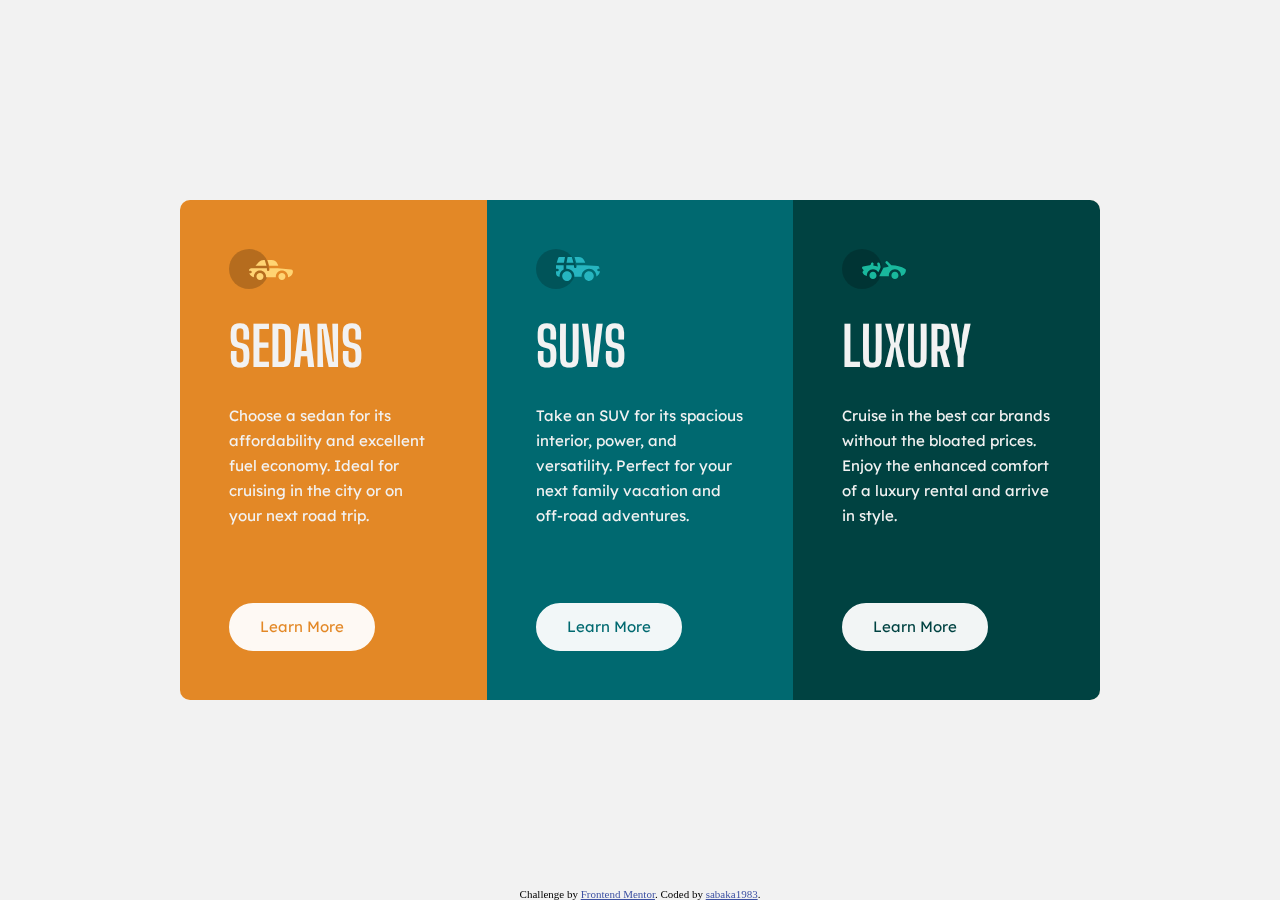
<file: 3-column-preview-card-component-main/index.html>
<!DOCTYPE html>
<html lang="en">

<head>
  <meta charset="UTF-8">
  <meta name="viewport" content="width=device-width, initial-scale=1.0">
  <!-- displays site properly based on user's device -->

  <link rel="icon" type="image/png" sizes="32x32" href="./images/favicon-32x32.png">

  <title>Frontend Mentor | 3-column preview card component</title>
  <link rel="stylesheet" href="./style.css">
  <link rel="preconnect" href="https://fonts.googleapis.com">
  <link rel="preconnect" href="https://fonts.gstatic.com" crossorigin>
  <link href="https://fonts.googleapis.com/css2?family=Big+Shoulders+Display:wght@700&family=Lexend+Deca&display=swap"
    rel="stylesheet">

</head>

<body>
  <main class="container">
    <div class="box">
      <section class="sedan">
        <img src="./images/icon-sedans.svg" alt="Icon Sedans" class="icon">
        <div class="cat-sed">
        <h1>  Sedans</h1>
        </div>
        <div class="desc-sed">
         <p> Choose a sedan for its affordability and excellent fuel economy. Ideal for cruising in the city
          or on your next road trip.</p>
        </div>
        <button>Learn More</button>
      </section>
      <section class="suv">
        <img src="./images/icon-suvs.svg" alt="Icon SUVs" class="icon">
        <div class="cat-suv">
        <h1> SUVs</h1>
        </div>
        <div class="desc-suv">
         <p> Take an SUV for its spacious interior, power, and versatility. Perfect for your next family vacation
          and off-road adventures.</p>
        </div>
        <button>Learn More</button>
      </section>
      <section class="luxury">
        <img src="./images/icon-luxury.svg" alt="Icon Luxury" class="icon">
        <div class="cat-lux">
        <h1> Luxury</h1>
        </div>
        <div class="desc-lux">
        <p> Cruise in the best car brands without the bloated prices. Enjoy the enhanced comfort of a luxury
          rental and arrive in style.</p>
        </div>
        <button>Learn More</button>
      </section>
    </div>
  </main>

  <footer>
    <div class="attribution">
      Challenge by <a href="https://www.frontendmentor.io?ref=challenge" target="_blank">Frontend Mentor</a>.
      Coded by <a href="https://github.com/sabaka1983">sabaka1983</a>.
    </div>
  </footer>
</body>

</html>
</file>
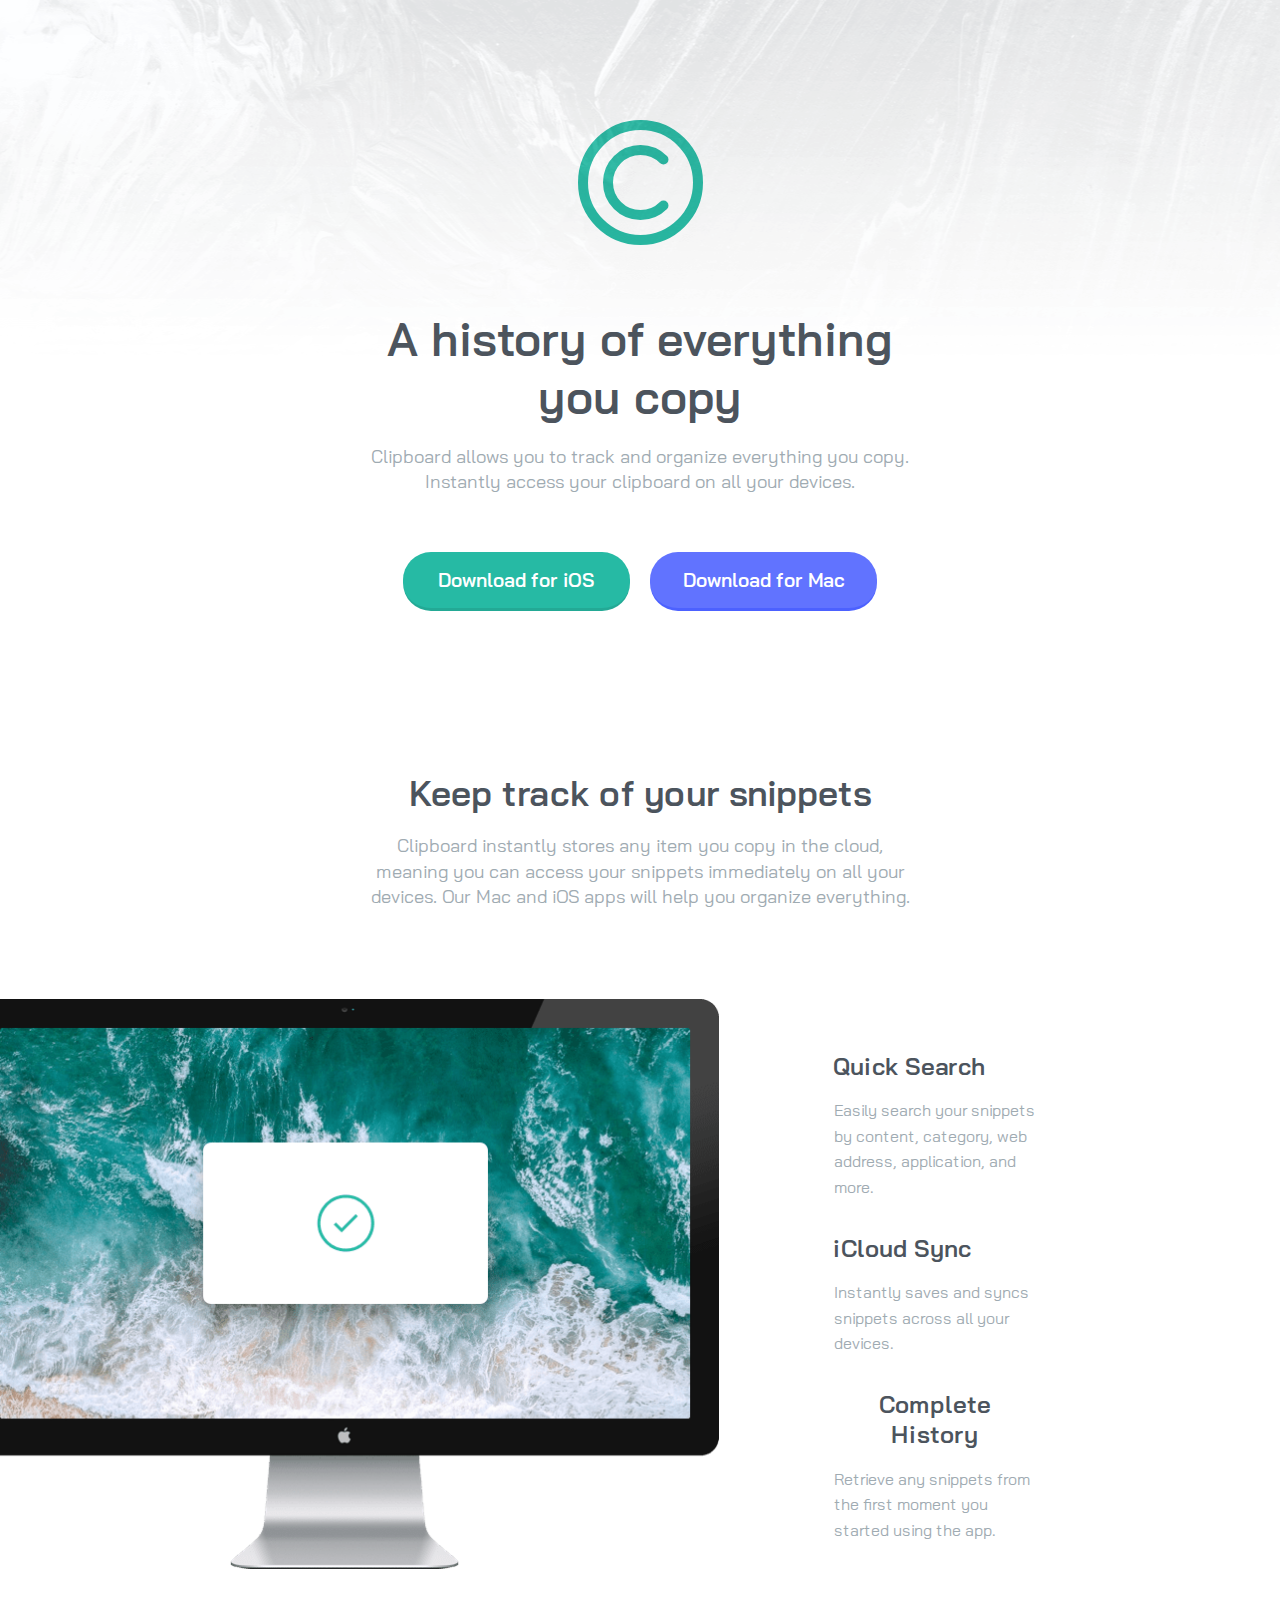
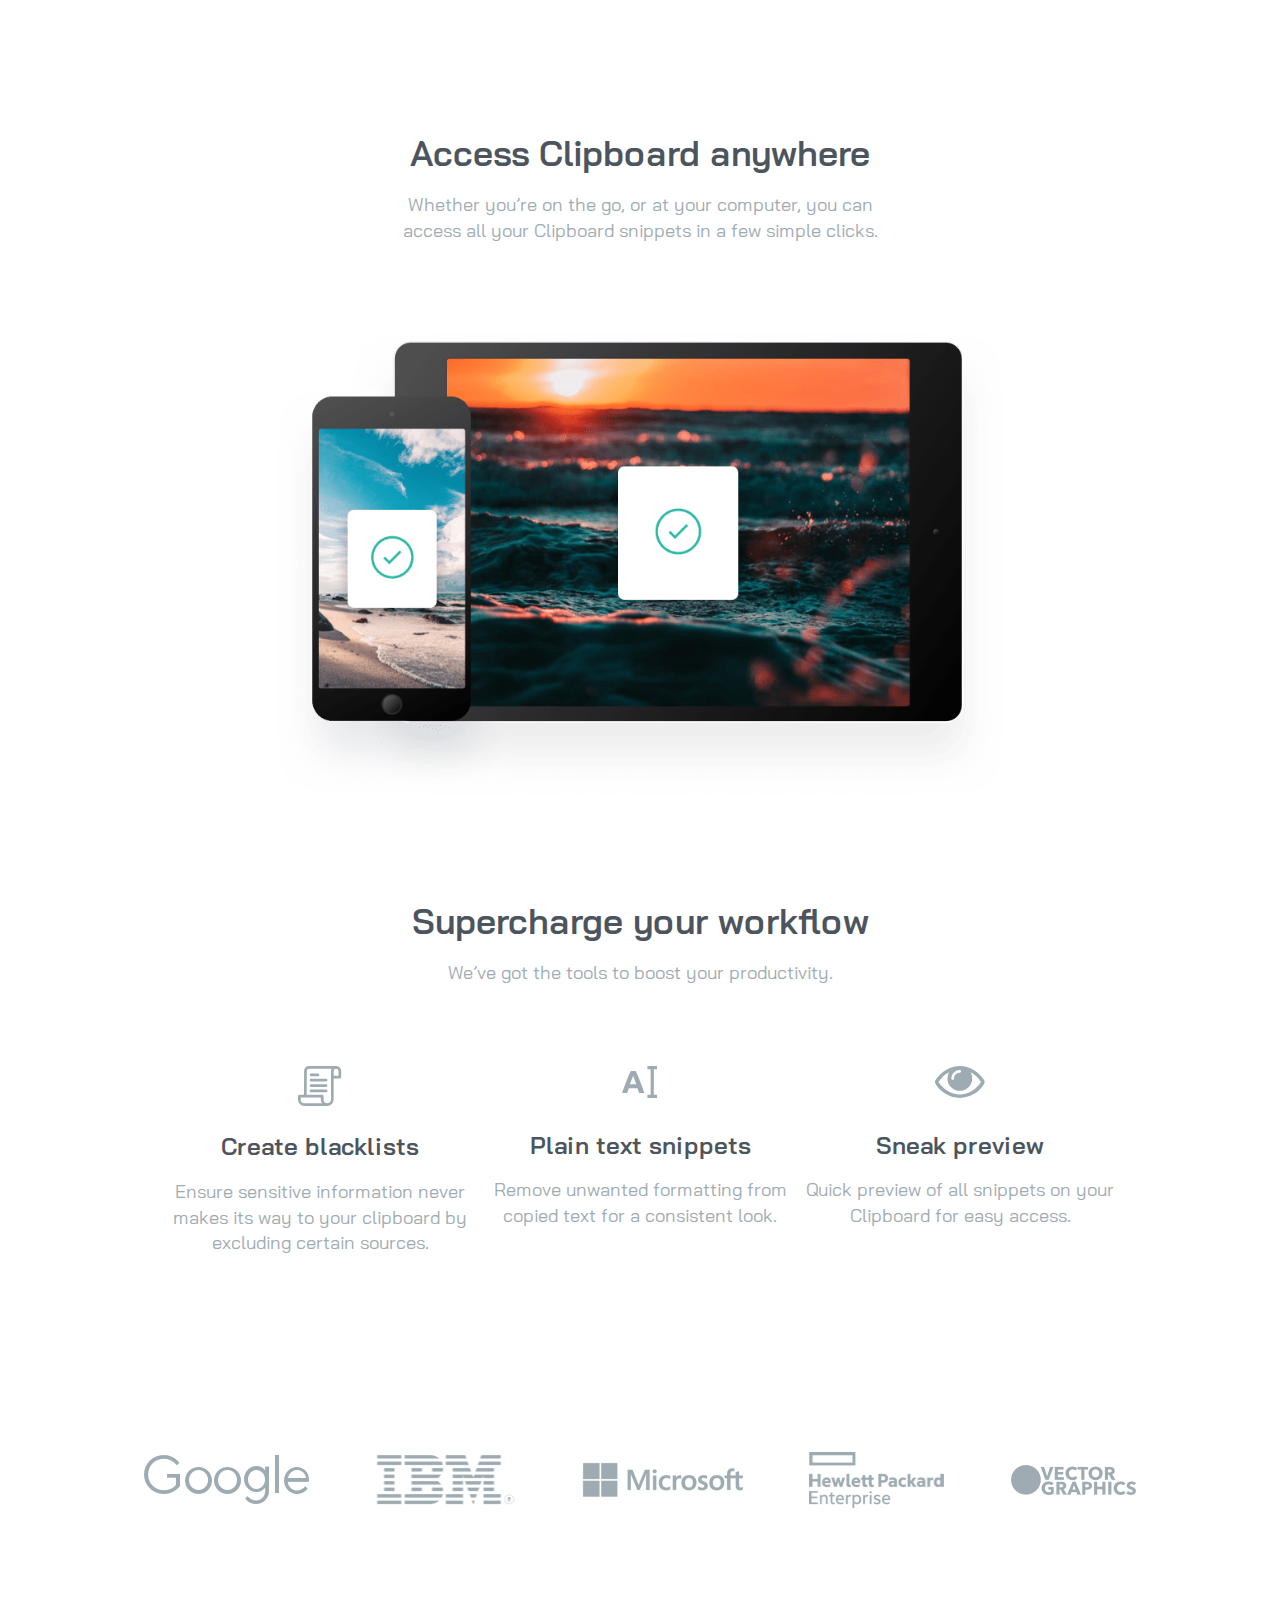
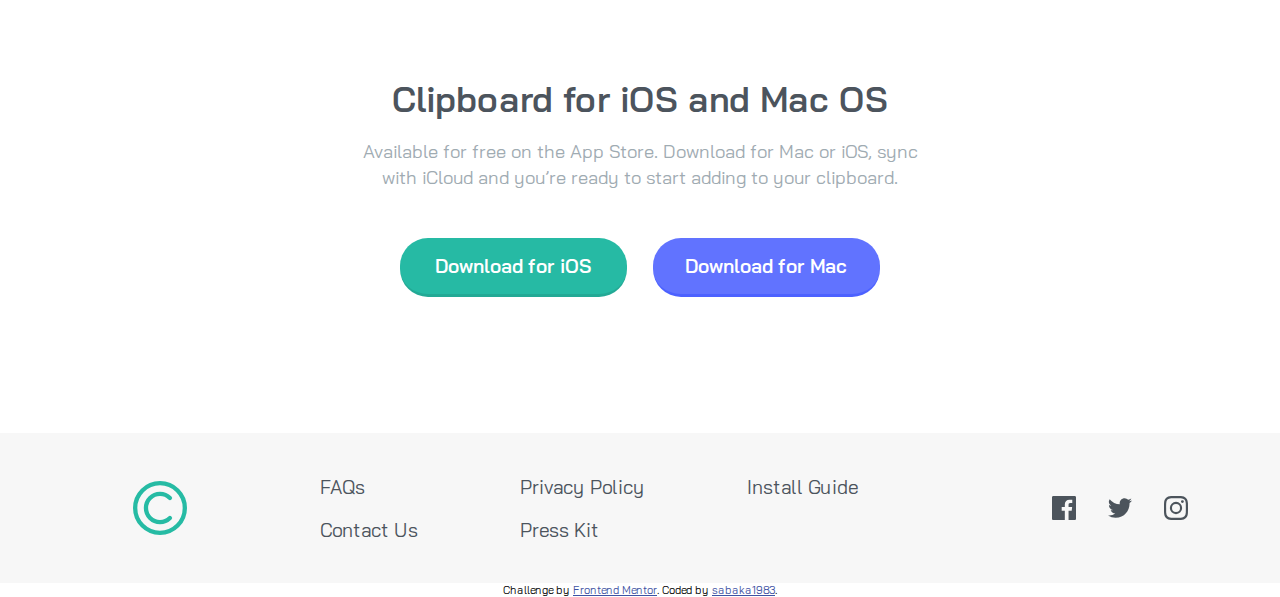
<file: clipboard-landing-page-master/index.html>
<!DOCTYPE html>
<html lang="en">

<head>
  <meta charset="UTF-8">
  <meta name="viewport" content="width=device-width, initial-scale=1.0">
  <!-- displays site properly based on user's device -->

  <link rel="icon" type="image/png" sizes="32x32" href="./images/favicon-32x32.png">

  <title>Frontend Mentor | Clipboard landing page</title>
  <link rel="preconnect" href="https://fonts.googleapis.com">
  <link rel="preconnect" href="https://fonts.gstatic.com" crossorigin>
  <link href="https://fonts.googleapis.com/css2?family=Bai+Jamjuree:wght@400;600&display=swap" rel="stylesheet">
  <link rel="stylesheet" href="./style.css">

</head>

<body>
  <div class="wrapper">
    <header>
      <div class="background">
      </div>
    </header>
    <main>
      <article class="history">
        <img src="./images/logo.svg" alt="logo" class="img-logo">

        <h1 class="h1-history">A history of everything you copy</h1>

        <p class="p-history">Clipboard allows you to track and organize everything you
          copy. Instantly access your clipboard on all your devices.</p>
        <div class="button-download">
          <button class="download-ios"> Download for iOS </button>
          <button class="download-mac"> Download for Mac </button>
        </div>
      </article>
      <article class="computer">
        <h2 class="h2-computer">Keep track of your snippets</h2>

        <p class="p-computer">Clipboard instantly stores any item you copy in the cloud,
          meaning you can access your snippets immediately on all your
          devices. Our Mac and iOS apps will help you organize everything.
        </p>
        <div class="computer-items">
          <img src="./images/image-computer.png" alt="computer" class="img-computer">
          <div class="items-container">
            <h3 class="h3-items">Quick Search</h3>

            <p class="p-items">Easily search your snippets by content, category, web address, application, and more.</p>

            <h3 class="h3-items">iCloud Sync</h3>

            <p class="p-items">Instantly saves and syncs snippets across all your devices.</p>

            <h3 class="h3-items">Complete History</h3>

            <p class="p-items">Retrieve any snippets from the first moment you started using the app.</p>
          </div>
        </div>
      </article>
      <article class="devices">

        <h2 class="h2-devices">Access Clipboard anywhere</h2>

        <p class="p-devices">Whether you’re on the go, or at your computer, you can access all your Clipboard
          snippets in a few simple clicks.</p>
        <img src="./images/image-devices.png" alt="devices" class="img-devices">
      </article>
      <article class="workflow">
        <h2 class="h2-workflow">Supercharge your workflow</h2>

        <p class="p-workflow">We’ve got the tools to boost your productivity.</p>
        <div class="workflow-items">
          <div class="workflow-create">
            <img src="./images/icon-blacklist.svg" alt="blacklists" class="img-workflow-create">

            <h3 class="h3-workflow-create"> Create blacklists</h3>

            <p class="p-workflow-create"> Ensure sensitive information never makes its way to your clipboard by
              excluding
              certain sources.
            </p>
          </div>
          <div class="workflow-plain">
            <img src="./images/icon-text.svg" alt="text" class="img-workflow-plain">

            <h3 class="h3-workflow-plain"> Plain text snippets</h3>

            <p class="p-workflow-plain"> Remove unwanted formatting from copied text for a consistent look.
            </p>
          </div>
          <div class="workflow-sneak">
            <img src="./images/icon-preview.svg" alt="preview" class="img-workflow-sneak">

            <h3 class="h3-workflow-sneak"> Sneak preview</h3>

            <p class="p-workflow-sneak"> Quick preview of all snippets on your Clipboard for easy access.
            </p>
          </div>
        </div>
      </article>
      <article class="logo">
        <img src="./images/logo-google.png" alt="google">
        <img src="./images/logo-ibm.png" alt="ibm">
        <img src="./images/logo-microsoft.png" alt="microsoft">
        <img src="./images/logo-hp.png" alt="hp">
        <img src="./images/logo-vector-graphics.png" alt="vector">
      </article>
      <article class="download">
        <h2 class="h2-download">Clipboard for iOS and Mac OS</h2>

        <p class="p-download">Available for free on the App Store. Download for Mac or iOS, sync with iCloud
          and you’re ready to start adding to your clipboard.
        </p>

        <div class="button.download">
          <button class="download-ios"> Download for iOS </button>
          <button class="download-mac"> Download for Mac </button>
        </div>
      </article>
    </main>
    <footer>
      <div class="footer-img">
        <img src="./images/logo.svg" alt="logo">
      </div>
      <div class="footer-links">
        <a href="#"> FAQs</a>
        <a href="#"> Contact Us</a>
        <a href="#">Privacy Policy</a>
        <a href="#">Press Kit</a>
        <a href="#"> Install Guide</a>
      </div>
      <div class="footer-social">
        <img src="./images/icon-facebook.svg" alt="facebook">
        <img src="./images/icon-twitter.svg" alt="twitter">
        <img src="./images/icon-instagram.svg" alt="instagram">
      </div>


    </footer>
    <div class="attrib">
    <p class="attribution">
      Challenge by <a href="https://www.frontendmentor.io?ref=challenge" target="_blank">Frontend Mentor</a>.
      Coded by <a href="https://github.com/sabaka1983">sabaka1983</a>.
    </p>
  </div>
  </div>
</body>

</html>
</file>
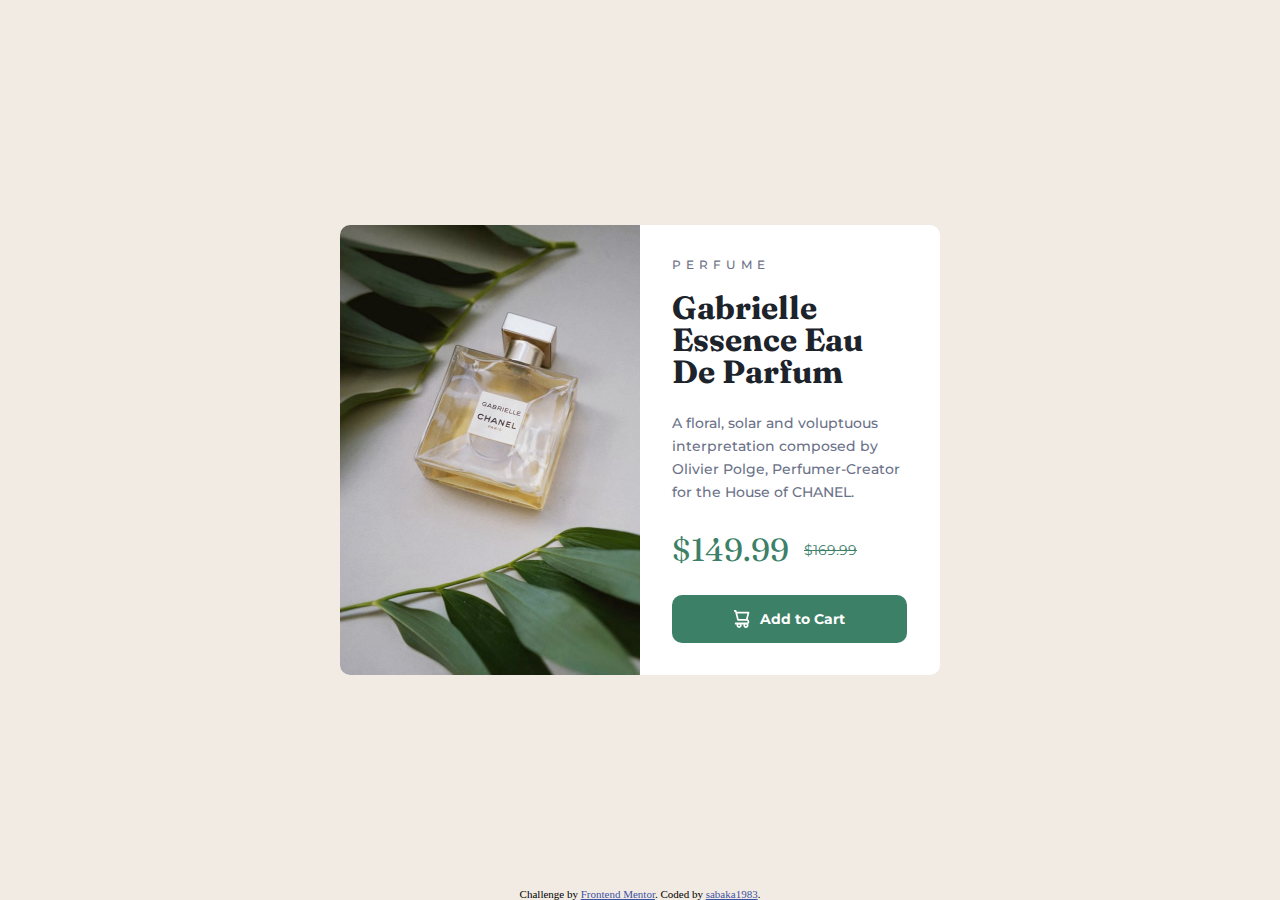
<file: product-preview-card-component/index.html>
<!DOCTYPE html>
<html lang="en">

<head>
  <meta charset="UTF-8">
  <meta name="viewport" content="width=device-width, initial-scale=1.0">
  <!-- displays site properly based on user's device -->

  <link rel="icon" type="image/png" sizes="32x32" href="./images/favicon-32x32.png">

  <title>Frontend Mentor | Product preview card component</title>

  <link rel="stylesheet" href="style.css">
  <link rel="preconnect" href="https://fonts.googleapis.com">
  <link rel="preconnect" href="https://fonts.gstatic.com" crossorigin>
  <link href="https://fonts.googleapis.com/css2?family=Fraunces:wght@700&family=Montserrat:wght@500;700&display=swap"
    rel="stylesheet">
</head>

<body>
  <main class="main-container">
    <div class="box">
      <picture>
        <source media="(min-width:650px )" srcset="./images/image-product-desktop.jpg">
        <img class="product-image" src="./images/image-product-mobile.jpg" alt="Perfume Bootle">
      </picture>
      <div class="desc-container">
        <div class="description">
          <p class="category"> Perfume</p>

          <h1>Gabrielle Essence Eau De Parfum</h1>

          <p class="desc">A floral, solar and voluptuous interpretation composed by Olivier Polge,
            Perfumer-Creator for the House of CHANEL.</p>
        </div>
        <div class="price-container">
          <p class="price">$149.99</p>
          <p class="old-price">$169.99</p>
        </div>
        <button>
          <img class="icon" src="./images/icon-cart.svg" alt="icon cart"> Add to Cart
        </button>
      </div>
    </div>
  </main>
  <footer>
    <div class="attribution">
      Challenge by <a href="https://www.frontendmentor.io?ref=challenge" target="_blank">Frontend Mentor</a>.
      Coded by <a href="https://github.com/sabaka1983">sabaka1983</a>.
    </div>
  </footer>
</body>

</html>
</file>
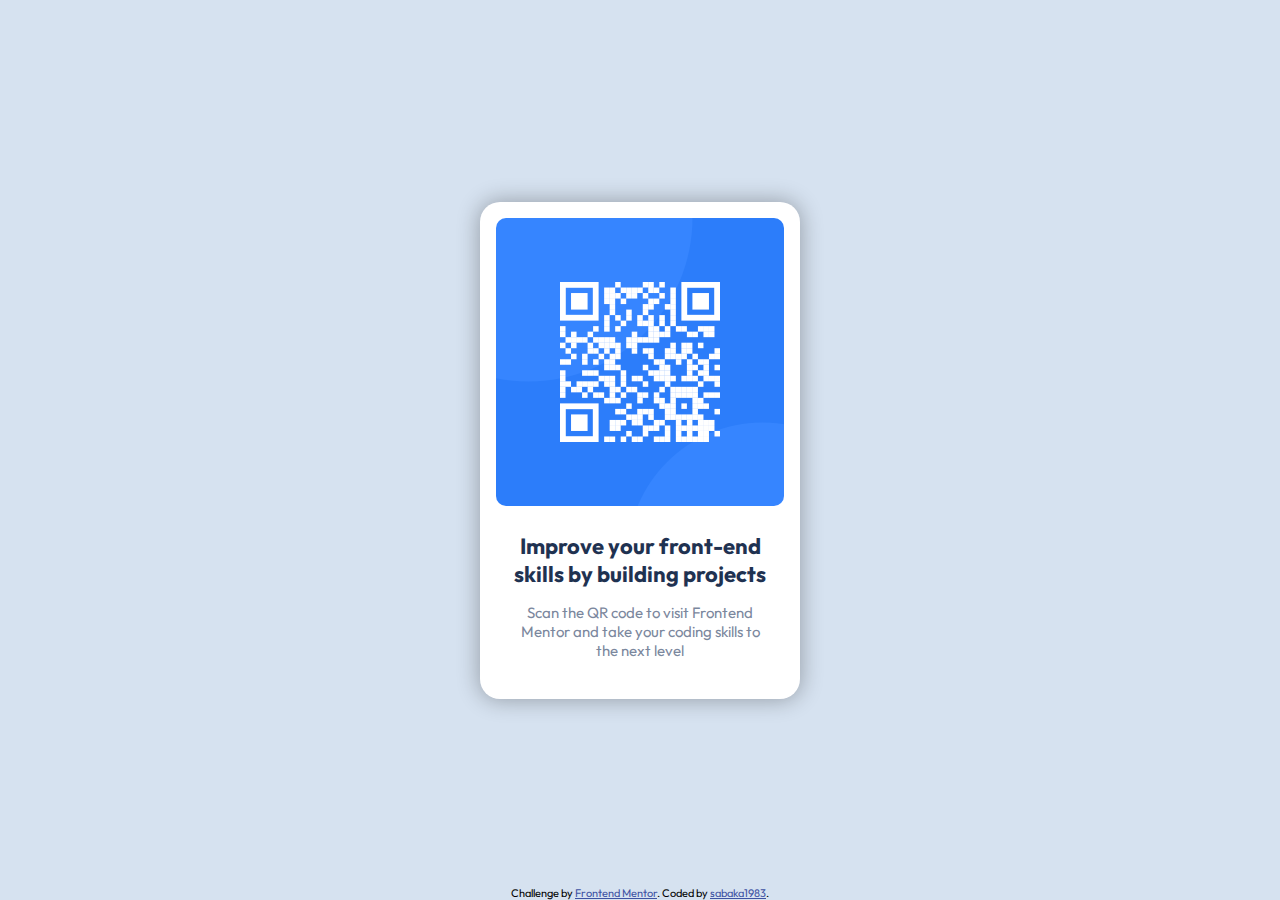
<file: QR-code-component/index.html>
<!DOCTYPE html>
<html lang="en">

<head>
  <meta charset="UTF-8">
  <meta name="viewport" content="width=device-width, initial-scale=1.0">
  <!-- displays site properly based on user's device -->

  <link rel="icon" type="image/png" sizes="32x32" href="./images/favicon-32x32.png">

  <title>Frontend Mentor | QR code component</title>
  <link rel="stylesheet" href="style.css">
  <link rel="preconnect" href="https://fonts.googleapis.com">
  <link rel="preconnect" href="https://fonts.gstatic.com" crossorigin>
  <link href="https://fonts.googleapis.com/css2?family=Outfit:wght@400;700&display=swap" rel="stylesheet">
  <!-- Feel free to remove these styles or customise in your own stylesheet 👍 -->
  <style>

  </style>
</head>

<body>
  <main class="container">
    <div class="image">
      <img src="images/image-qr-code.png" alt="QR Code">

    </div>
    <div class="text">
      <h1>
        Improve your front-end skills by building projects
      </h1>

      <p>
        Scan the QR code to visit Frontend Mentor and take your coding skills to the next level
      </p>
    </div>
  </main>
  <footer>
  <div class="attribution">
    Challenge by <a href="https://www.frontendmentor.io?ref=challenge" target="_blank">Frontend Mentor</a>.
    Coded by <a href="https://github.com/sabaka1983">sabaka1983</a>.
  </div>
</footer>
</body>

</html>
</file>
<file: 3-column-preview-card-component-main/style.css>
* {
    margin: 0;
    padding: 0;
    box-sizing: border-box;
}

body {
    position: relative;
    height: 1400px;
}

.container {
    display: flex;
    justify-content: center;
    align-items: center;
    width: 100%;
    height: 100%;
    background-color: hsl(0, 0%, 95%);
}

.box {
    display: flex;
    flex-direction: column;
    width: 327px;
    height: 1326px;
    background-color: bisque;
    border-radius: 10px;
    overflow: hidden;
}

.sedan {
    background-color: hsl(31, 77%, 52%);
}

.suv {
    background-color: hsl(184, 100%, 22%);
}

.luxury {
    background-color: hsl(179, 100%, 13%);
}

.sedan,
.suv,
.luxury {
    display: flex;
    flex-direction: column;
    justify-content: space-between;
    align-items: flex-start;
    width: 100%;
    flex-basis: 33.33%;
    padding: 49px;
}

.cat-sed,
.cat-suv,
.cat-lux {
    font-family: 'Big Shoulders Display', cursive;
    font-weight: 700;
    color: hsl(0, 0%, 95%);
    font-size: 27px;
    text-transform: uppercase;
    margin-top: 5px;
}

.desc-sed,
.desc-suv,
.desc-lux {
    font-family: 'Lexend Deca', sans-serif;
    color: hsl(0, 0%, 95%);
    font-size: 15px;
    font-weight: 400;
    line-height: 25px;
}

button {
    display: inline-block;
    width: 146px;
    height: 48px;
    border: 2px solid hsl(0, 0%, 95%);
    border-radius: 25px;
    color: black;
    background-color: hsl(0, 0%, 95%);
    font-size: 15px;
    font-family: 'Lexend Deca', sans-serif;
    font-weight: 400;
    cursor: pointer;
    mix-blend-mode: screen;
}

button:hover {
    background-color: transparent;
    mix-blend-mode: normal;
    color: hsl(0, 0%, 95%);
}


@media (min-width:1024px) {
    body {
        height: 100vh;
    }

    .box {
        flex-direction: row;
        width: 920px;
        height: 500px;
    }

    .cat-sed,
    .cat-suv,
    .cat-lux {
        margin-top: 0;
    }

    .desc-sed,
    .desc-suv,
    .desc-lux {
        line-height: 25px;
        margin-bottom: 50px;
    }
}

footer {
    position: absolute;
    bottom: 0;
    left: 50%;
    transform: translateX(-50%);
}

.attribution {
    font-size: 11px;
    text-align: center;
}

.attribution a {
    color: hsl(228, 45%, 44%);
}
</file>
<file: clipboard-landing-page-master/style.css>
* {
    margin: 0;
    padding: 0;
    box-sizing: border-box;
}

body {
    position: relative;
    display: flex;
    justify-content: center;
    align-items: center;
    min-height: 100vh;
    font-size: 18px;
    font-family: 'Bai Jamjuree', sans-serif;
}

.wrapper {
    width: 375px;
    overflow: hidden;
}

.background {
    position: absolute;
    top: 0;
    left: 50%;
    transform: translateX(-50%);
    width: 100%;
    height: 363px;
    background-image: url(./images/bg-header-mobile.png);
    background-repeat: no-repeat;
    background-position: center;
}

main {
    display: flex;
    flex-direction: column;
    align-items: center;
}

.history {
    display: flex;
    flex-direction: column;
    align-items: center;
    padding: 0 2rem 8.5rem;
    text-align: center;
    width: 100%;
}

.img-logo {
    width: 125px;
    margin: 120px 0px 65px;
}

.h1-history {
    font-size: 2rem;
    font-weight: 600;
    color: hsl(210, 10%, 33%);
}

.p-history {
    font-size: 1rem;
    font-weight: 400;
    color: hsl(201, 11%, 66%);
    line-height: 1.6rem;
    padding: 1.1rem 0.1rem 1.6rem;
}

.button-download {
    display: flex;
    flex-direction: column;
    align-items: center;
}

.download-ios {
    width: 311px;
    line-height: 56px;
    background-color: hsl(171, 66%, 44%);
    border-radius: 28px;
    border: transparent;
    border-bottom: 3px solid hsl(171, 66%, 40%);
    color: white;
    font-family: 'Bai Jamjuree', sans-serif;
    font-size: 1.2rem;
    font-weight: 600;
    margin: 1.3rem;
    cursor: pointer;
}

.download-ios:hover {
    background-color: #5dccbb;
}

.download-mac {
    width: 311px;
    line-height: 56px;
    background-color: hsl(233, 100%, 69%);
    border-radius: 28px;
    border: transparent;
    border-bottom: 3px solid hsl(233, 100%, 65%);
    color: white;
    font-family: 'Bai Jamjuree', sans-serif;
    font-size: 1.2rem;
    font-weight: 600;
    cursor: pointer;
}

.download-mac:hover {
    background-color: #8896ff;
}

.computer {
    display: flex;
    flex-direction: column;
    align-items: center;
    padding: 0 2rem 8.5rem;
    text-align: center;
    width: 100%;
}

.h2-computer {
    font-size: 1.8rem;
    font-weight: 600;
    color: hsl(210, 10%, 33%);
}

.p-computer {
    font-size: 1rem;
    font-weight: 400;
    color: hsl(201, 11%, 66%);
    line-height: 1.6rem;
    padding: 1.1rem 0.1rem 3.6rem;
}

.computer-items {
    display: flex;
    flex-direction: column;
    align-items: center;
    width: 100%;
}

.img-computer {
    width: 100%;
    padding-bottom: 3.6rem;
}

.items-container {
    display: flex;
    flex-direction: column;
    align-items: center;
    width: 100%;
}

.h3-items {
    font-size: 1.6rem;
    font-weight: 600;
    color: hsl(210, 10%, 33%);
}

.p-items {
    font-size: 1rem;
    font-weight: 400;
    color: hsl(201, 11%, 66%);
    line-height: 1.6rem;
    padding: 1.1rem 0.1rem 3rem;
}

.devices {
    display: flex;
    flex-direction: column;
    align-items: center;
    padding: 0 2rem 8.5rem;
    text-align: center;
    width: 100%;
}

.h2-devices {
    font-size: 1.8rem;
    font-weight: 600;
    color: hsl(210, 10%, 33%);
}

.p-devices {
    font-size: 1rem;
    font-weight: 400;
    color: hsl(201, 11%, 66%);
    line-height: 1.6rem;
    padding: 1.1rem 0.1rem 3.6rem;
}

.img-devices {
    width: 100%;
}

.workflow {
    display: flex;
    flex-direction: column;
    align-items: center;
    padding: 0 2rem 8.5rem;
    text-align: center;
    width: 100%;
}

.h2-workflow {
    font-size: 1.8rem;
    font-weight: 600;
    color: hsl(210, 10%, 33%);
}

.p-workflow {
    font-size: 1rem;
    font-weight: 400;
    color: hsl(201, 11%, 66%);
    line-height: 1.6rem;
    padding: 1.1rem 0.1rem 4rem;
}

.workflow-items {
    display: flex;
    flex-direction: column;
    align-items: center;
    text-align: center;
    width: 100%;
}

.workflow-create {
    display: flex;
    flex-direction: column;
    align-items: center;
    text-align: center;
    width: 100%;
}

.h3-workflow-create {
    font-size: 1.6rem;
    font-weight: 600;
    color: hsl(210, 10%, 33%);
    padding-top: 1.6rem;
}

.p-workflow-create {
    font-size: 1rem;
    font-weight: 400;
    color: hsl(201, 11%, 66%);
    line-height: 1.6rem;
    padding: 1.1rem 0.1rem 3.6rem;
}

.workflow-plain {
    display: flex;
    flex-direction: column;
    align-items: center;
    text-align: center;
    width: 100%;
}

.h3-workflow-plain {
    font-size: 1.6rem;
    font-weight: 600;
    color: hsl(210, 10%, 33%);
    padding-top: 1.6rem;
}

.p-workflow-plain {
    font-size: 1rem;
    font-weight: 400;
    color: hsl(201, 11%, 66%);
    line-height: 1.6rem;
    padding: 1.1rem 0.1rem 3.6rem;
}

.workflow-sneak {
    display: flex;
    flex-direction: column;
    align-items: center;
    text-align: center;
    width: 100%;
}

.h3-workflow-sneak {
    font-size: 1.6rem;
    font-weight: 600;
    color: hsl(210, 10%, 33%);
    padding-top: 1.6rem;
}

.p-workflow-sneak {
    font-size: 1rem;
    font-weight: 400;
    color: hsl(201, 11%, 66%);
    line-height: 1.6rem;
    padding: 1.1rem 0.1rem 1.6rem;
}

.logo {
    display: flex;
    flex-direction: column;
    align-items: center;
    padding: 0 2rem 8rem;
    text-align: center;
    width: 100%;
}

.logo img {
    display: block;
    padding-bottom: 3.6rem;
    height: 35%;
}

.download {
    display: flex;
    flex-direction: column;
    align-items: center;
    padding: 0 2rem 10rem;
    text-align: center;
    width: 100%;
}

.h2-download {
    font-size: 1.8rem;
    font-weight: 600;
    color: hsl(210, 10%, 33%);
}

.p-download {
    font-size: 1rem;
    font-weight: 400;
    color: hsl(201, 11%, 66%);
    line-height: 1.6rem;
    padding: 1.1rem 0.1rem 3rem;
}

footer {
    display: flex;
    flex-direction: column;
    align-items: center;
    height: 500px;
    background-color: hsl(220, 1%, 97%);
}

.footer-img img {
    width: 60px;
    padding: 3.6rem 0 2rem;
}

.footer-links {
    display: flex;
    flex-direction: column;
    align-items: center;
}

.footer-links a {
    font-size: 1.2rem;
    font-weight: 400;
    color: hsl(210, 10%, 33%);
    line-height: 3rem;
    text-decoration: none;
}

.footer-links a:hover {
    color: #59c8b7;
}

.footer-social {
    display: flex;
    flex-direction: row;
    align-items: center;
    justify-content: space-around;
    padding: 2rem 0;
    width: 50%;
}

.attribution {
    font-size: 11px;
    text-align: center;
}

.attribution a {
    color: hsl(228, 45%, 44%);
}

@media (min-width:650px) {
    .wrapper {
        width: 1440px;
    }

    .background {
        background-image: url(./images/bg-header-desktop.png);
    }

    .history {
        padding: 0 22.5rem 8.5rem;
    }

    .h1-history {
        font-size: 2.9rem;
    }

    .h2-computer,
    .h2-devices,
    .h2-download,
    .h2-workflow {
        font-size: 2.2rem;
    }

    .h3-items,
    .h3-workflow-create,
    .h3-workflow-plain,
    .h3-workflow-sneak {
        font-size: 1.5rem;
    }

    .p-history,
    .p-computer,
    .p-devices,
    .p-workflow,
    .p-workflow-create,
    .p-workflow-plain,
    .p-workflow-sneak,
    .p-download {
        font-size: 1.15rem;
    }

    .button-download {
        flex-direction: row;
        padding: 2rem 0 1.5rem 0;
    }

    .download-ios {
        width: 227px;
        margin: 0 0.65rem;
    }

    .download-mac {
        width: 227px;
        margin: 0 0.65rem;
    }

    .computer {
        padding: 0 0 4.5rem;
    }

    .p-computer {
        padding: 1.1rem 22.5rem 3.6rem;
    }

    .computer-items {
        flex-direction: row;
        padding: 2rem 0;
    }

    .img-computer {
        flex-basis: 50%;
        margin-left: -30px;
        width: 749px;
    }

    .items-container {
        justify-content: space-between;
        align-items: flex-start;
        flex-basis: 50%;
        padding: 0 15.2rem 0 7.1rem;
    }

    .p-items {
        text-align: left;
        padding: 1.1rem 0.1rem 2rem;
    }

    .devices {
        padding: 0 17.3rem 6.5rem;
    }

    .p-devices {
        padding: 1.1rem 7.2rem 5.6rem;
    }

    .workflow {
        padding: 0 10rem 8.5rem;
    }

    .p-workflow {

        padding: 1.1rem 0.1rem 5rem;
    }

    .workflow-items {
        flex-direction: row;
    }

    .workflow-create,
    .workflow-plain,
    .workflow-sneak {
        height: 250px;
    }

    .h3-workflow-create {
        padding-top: 1.6rem;
    }

    .h3-workflow-plain,
    .h3-workflow-sneak {
        padding-top: 2rem;
    }

    .p-workflow-create,
    .p-workflow-plain,
    .p-workflow-sneak,
        {
        padding: 1.1rem 0.5rem 3.6rem;
    }

    .logo {
        justify-content: space-between;
        flex-direction: row;
        padding: 0 9rem 7rem;
    }

    .download {
        padding: 0 22.5rem 8.5rem;
    }


    footer {
        flex-direction: row;
        justify-content: space-around;
        height: 150px;
    }

    .footer-img {
        display: flex;
        flex-basis: 25%;
        justify-content: center;
    }

    .footer-img img {
        width: 54px;
        padding: 0;
    }

    .footer-links {
        height: 50%;
        justify-content: space-between;
        flex-wrap: wrap;
        flex-basis: 50%;
        align-items: flex-start;
    }

    .footer-links a {
        display: inline-block;
        line-height: 2rem;
    }

    .footer-social {
        flex-direction: row;
        flex-basis: 25%;
        justify-content: center;
    }

    .footer-social img {
        padding: 0 1rem;
    }
}
</file>
<file: product-preview-card-component/style.css>
* {
    margin: 0;
    padding: 0;
    box-sizing: border-box;
}

body {
    height: 100vh;
}

.main-container {
    display: flex;
    justify-content: center;
    align-items: center;
    width: 100%;
    height: 100%;
    background-color: hsl(30, 38%, 92%);
}

.box {
    display: flex;
    flex-direction: column;
    width: 343px;
    height: 611px;
    background-color: hsl(0, 0%, 100%);
    border-radius: 10px;
    overflow: hidden;
}

picture {
    flex-basis: 240px;
}

.product-image {
    width: 100%;
    height: auto;
}

.desc-container {
    display: flex;
    flex-direction: column;
    justify-content: space-between;
    align-items: flex-start;
    flex-basis: 100%;
    padding: 20px 24px;
}


p.category {
    font-family: 'Montserrat', sans-serif;
    font-weight: 500;
    font-size: 12px;
    text-transform: uppercase;
    color: hsl(228, 12%, 48%);
    letter-spacing: 5px;
}

h1 {
    font-family: 'Fraunces', serif;
    color: hsl(212, 21%, 14%);
    font-size: 32px;
    line-height: 100%;
    margin: 10px 0;
}

p.desc {
    font-family: 'Montserrat', sans-serif;
    font-weight: 500;
    font-size: 14px;
    color: hsl(228, 12%, 48%);
    line-height: 23px;
    margin-top: 15px;
}

.price-container {
    display: flex;
    align-items: center;
}

p.price {
    font-family: 'Fraunces', serif;
    color: hsl(158, 36%, 37%);
    font-size: 32px;
    margin-right: 15px;
}

p.old-price {
    font-family: 'Montserrat', sans-serif;
    color: hsl(158, 36%, 37%);
    font-size: 14px;
    text-decoration: line-through;
}

button {
    display: flex;
    justify-content: center;
    align-items: center;
    width: 100%;
    font-family: 'Montserrat', sans-serif;
    font-weight: 700;
    font-size: 14px;
    line-height: 48px;
    color: hsl(0, 0%, 100%);
    background-color: hsl(158, 36%, 37%);
    border-radius: 10px;
    border: 0;
    margin-bottom: 5px;
    cursor: pointer;
}
button:hover{
    background-color: #1a4031;
}

.icon {
    width: 16px;
    margin-right: 10px;
}


@media (min-width:650px){
    .box{
    flex-direction: row;
    width: 600px;
    height: 450px;
    }
    picture {
        flex-basis: 300px;
    }
    .desc-container {
        flex-basis: 300px;
        padding: 32px 32px;
    }
    h1 {
      margin: 20px 0;
    }
    p.desc {
        margin-top: 24px;
    }
    button {
        width: 235px;
        margin-bottom: 0;
    }
}
footer {
    position: absolute;
    bottom: 0px;
    left: 50%;
    transform: translateX(-50%);
}

.attribution {
    font-size: 11px;
    text-align: center;
}

.attribution a {
    color: hsl(228, 45%, 44%);
}
</file>
<file: QR-code-component/style.css>
*{
    margin: 0;
    padding: 0;
    box-sizing: border-box;
}
body{
    display: flex;
    align-items: center;
    justify-content: center;
    flex-direction: column;
    background-color:hsl(212, 45%, 89%) ;
    font-family: 'Outfit', sans-serif;
    font-size: 15px;
    height: 100vh;
    text-align: center;
}
.container{
    display: flex;
    flex-direction: column;
    align-items: center;
    width: 320px;
    height: 497px;
    background-color:hsl(0, 0%, 100%) ;
    padding: 16px;
    border-radius: 20px;
    box-shadow: 0 0 22px 1px rgba(0, 0, 0,.3 );
}
.image{
    flex-shrink: 0;
    width: 100%;
}
.image img{
    width: 100%;
    height: auto;
    border-radius: 10px;
}

.text{
    flex-shrink: 0;
    margin: 22px 15px;
}
.text h1{
    font-size: 22px;
    font-weight: 700;
    color:hsl(218, 44%, 22%);
    margin-bottom: 15px;
}
.text p{
    font-weight: 400;
    color: hsl(220, 15%, 55%);
}

footer{
    position: absolute;
    bottom: 0px;
    left: 50%;
    transform: translateX(-50%);
}
.attribution {
    font-size: 11px;
    text-align: center;
  }

  .attribution a {
    color: hsl(228, 45%, 44%);
  }
</file>
